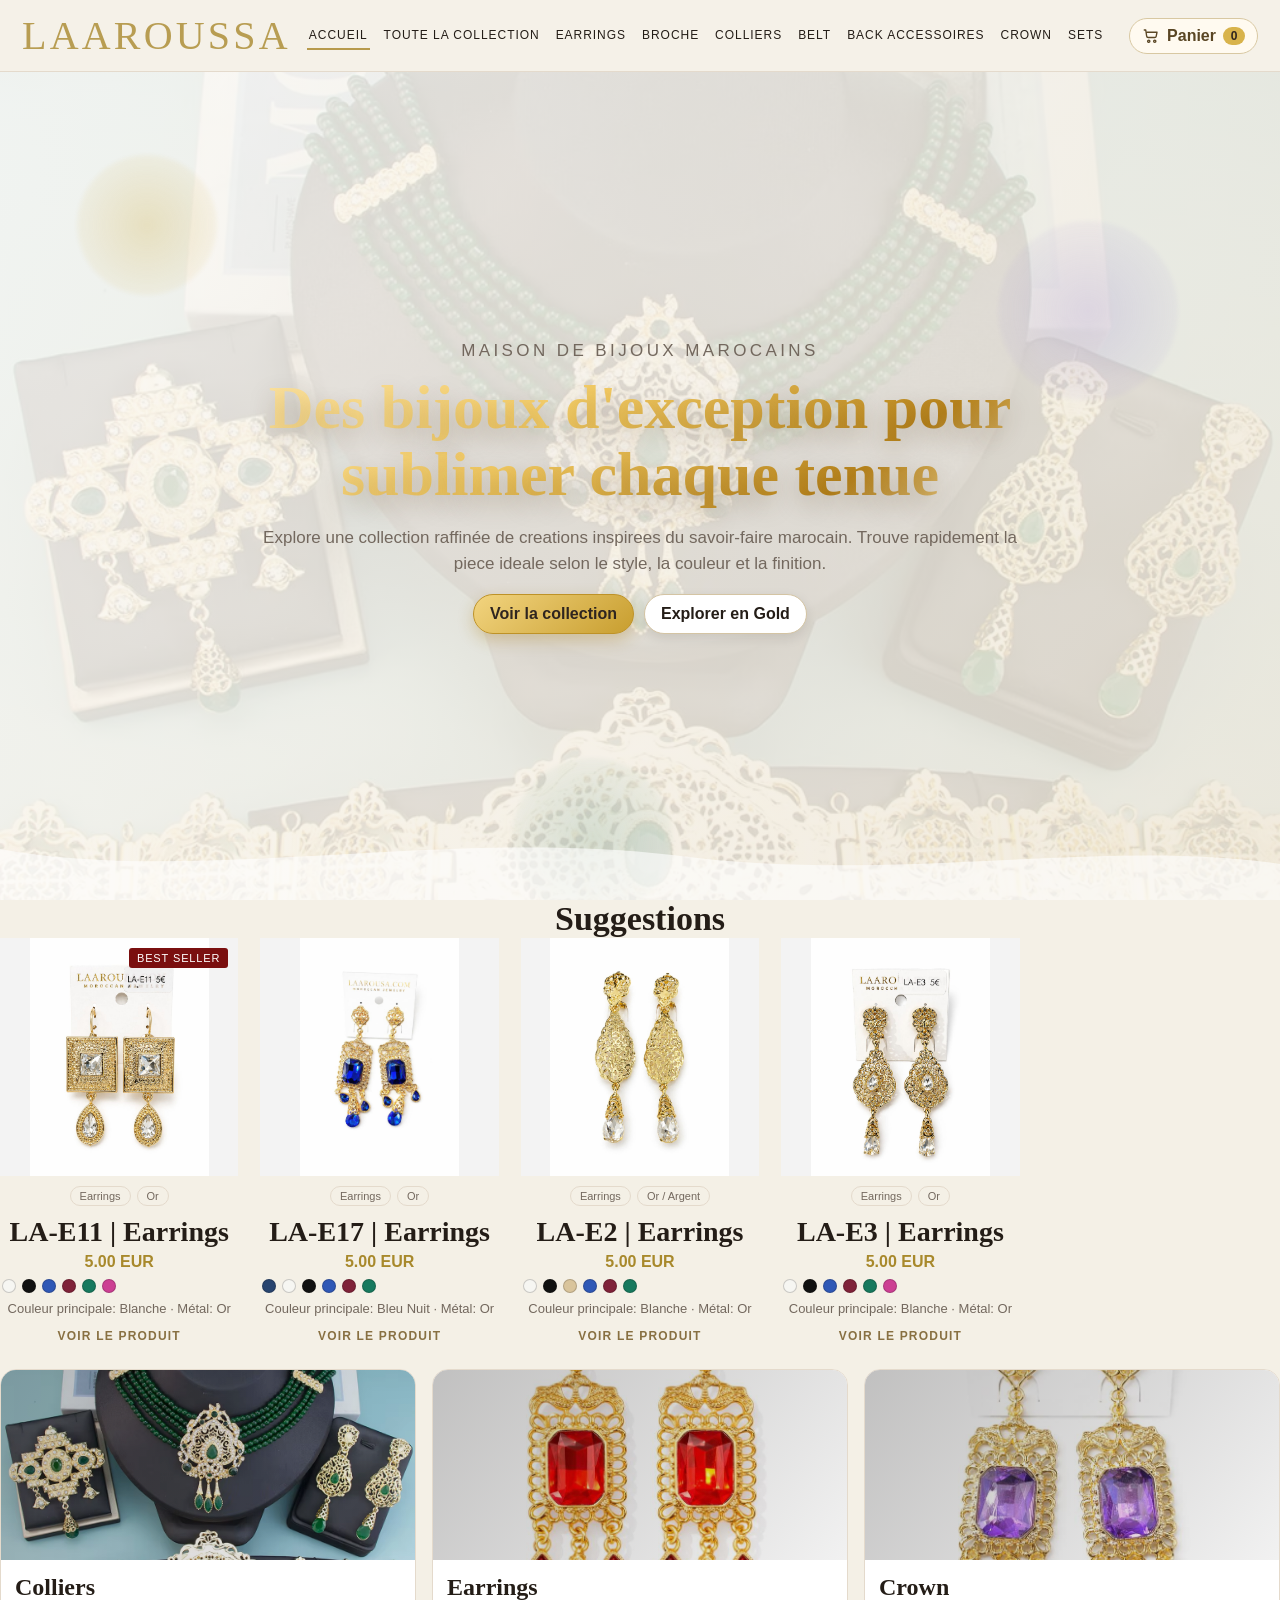
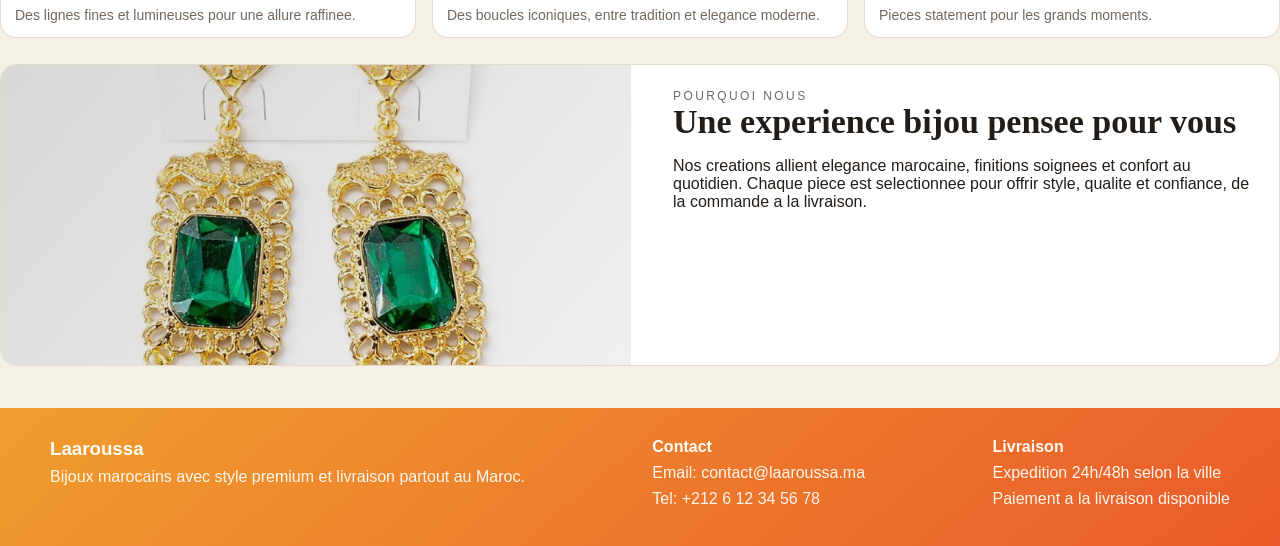
<file: index.html>
<!doctype html>
<html lang="fr">
  <head>
    <meta charset="UTF-8" />
    <meta name="viewport" content="width=device-width, initial-scale=1.0" />
    <title>Laaroussa | Accueil</title>
    <link rel="stylesheet" href="./styles.css" />
  </head>
  <body data-page="home">
    <header class="site-header">
      <a class="brand" href="./index.html">LAAROUSSA</a>
      <nav class="main-nav">
        <a href="./index.html" data-nav="home">Accueil</a>
        <a href="./collection.html" data-nav="collection">Toute la collection</a>
        <a href="./collection.html?type=Earrings" data-nav="type" data-type="Earrings">Earrings</a>
        <a href="./collection.html?type=Broche" data-nav="type" data-type="Broche">Broche</a>
        <a href="./collection.html?type=Colliers" data-nav="type" data-type="Colliers">Colliers</a>
        <a href="./collection.html?type=BELT" data-nav="type" data-type="BELT">Belt</a>
        <a href="./collection.html?type=Back accessoires" data-nav="type" data-type="Back accessoires">Back accessoires</a>
        <a href="./collection.html?type=Crown" data-nav="type" data-type="Crown">Crown</a>
        <a href="./collection.html?type=Set" data-nav="type" data-type="Set">Sets</a>
      </nav>
      <a href="./panier.html" class="cart-link" aria-label="Ouvrir le panier">
        <svg viewBox="0 0 24 24" aria-hidden="true">
          <path d="M3 4h2l1.2 8.2A2 2 0 0 0 8.2 14h8.7a2 2 0 0 0 2-1.6L20 7H7"></path>
          <circle cx="9" cy="19" r="1.5"></circle>
          <circle cx="17" cy="19" r="1.5"></circle>
        </svg>
        <span>Panier</span>
        <strong>0</strong>
      </a>
    </header>

    <main class="container">
      <section class="hero">
        <div class="hero-orbs" aria-hidden="true">
          <span></span><span></span><span></span>
        </div>
        <svg class="hero-wave" viewBox="0 0 800 120" preserveAspectRatio="none" aria-hidden="true">
          <path d="M0,35 C120,95 280,0 420,45 C560,95 690,15 800,60 L800,120 L0,120 Z"></path>
        </svg>
        <div class="hero-content">
          <p class="eyebrow">Maison de bijoux marocains</p>
          <h1>Des bijoux d'exception pour sublimer chaque tenue</h1>
          <p>
            Explore une collection raffinée de creations inspirees du savoir-faire marocain.
            Trouve rapidement la piece ideale selon le style, la couleur et la finition.
          </p>
          <div class="hero-actions">
            <a class="btn btn-primary" href="./collection.html">Voir la collection</a>
            <a class="btn" href="./collection.html?metal=Gold">Explorer en Gold</a>
          </div>
        </div>
      </section>

      <section>
        <div class="section-title-wrap centered-title-wrap">
          <h2 class="section-title">Suggestions</h2>
        </div>
        <div id="homeSuggestionsGrid" class="products-grid"></div>
      </section>

      <section class="editorial-grid">
        <a class="editorial-card" href="./collection.html?type=Colliers">
          <div class="editorial-media editorial-colliers"></div>
          <div class="editorial-caption">
            <h3>Colliers</h3>
            <p>Des lignes fines et lumineuses pour une allure raffinee.</p>
          </div>
        </a>
        <a class="editorial-card" href="./collection.html?type=Earrings">
          <div class="editorial-media editorial-earrings"></div>
          <div class="editorial-caption">
            <h3>Earrings</h3>
            <p>Des boucles iconiques, entre tradition et elegance moderne.</p>
          </div>
        </a>
        <a class="editorial-card" href="./collection.html?type=Crown">
          <div class="editorial-media editorial-crown"></div>
          <div class="editorial-caption">
            <h3>Crown</h3>
            <p>Pieces statement pour les grands moments.</p>
          </div>
        </a>
      </section>

      <section class="why-us">
        <div class="why-us-media"></div>
        <div class="why-us-content">
          <p class="eyebrow">Pourquoi nous</p>
          <h2 class="section-title">Une experience bijou pensee pour vous</h2>
          <p>
            Nos creations allient elegance marocaine, finitions soignees et confort au quotidien.
            Chaque piece est selectionnee pour offrir style, qualite et confiance, de la commande a
            la livraison.
          </p>
        </div>
      </section>
    </main>

    <footer class="site-footer">
      <div class="footer-inner">
        <div>
          <h3>Laaroussa</h3>
          <p>Bijoux marocains avec style premium et livraison partout au Maroc.</p>
        </div>
        <div>
          <h4>Contact</h4>
          <p>Email: contact@laaroussa.ma</p>
          <p>Tel: +212 6 12 34 56 78</p>
        </div>
        <div>
          <h4>Livraison</h4>
          <p>Expedition 24h/48h selon la ville</p>
          <p>Paiement a la livraison disponible</p>
        </div>
      </div>
    </footer>

    <script src="./script.js"></script>
  </body>
</html>
</file>
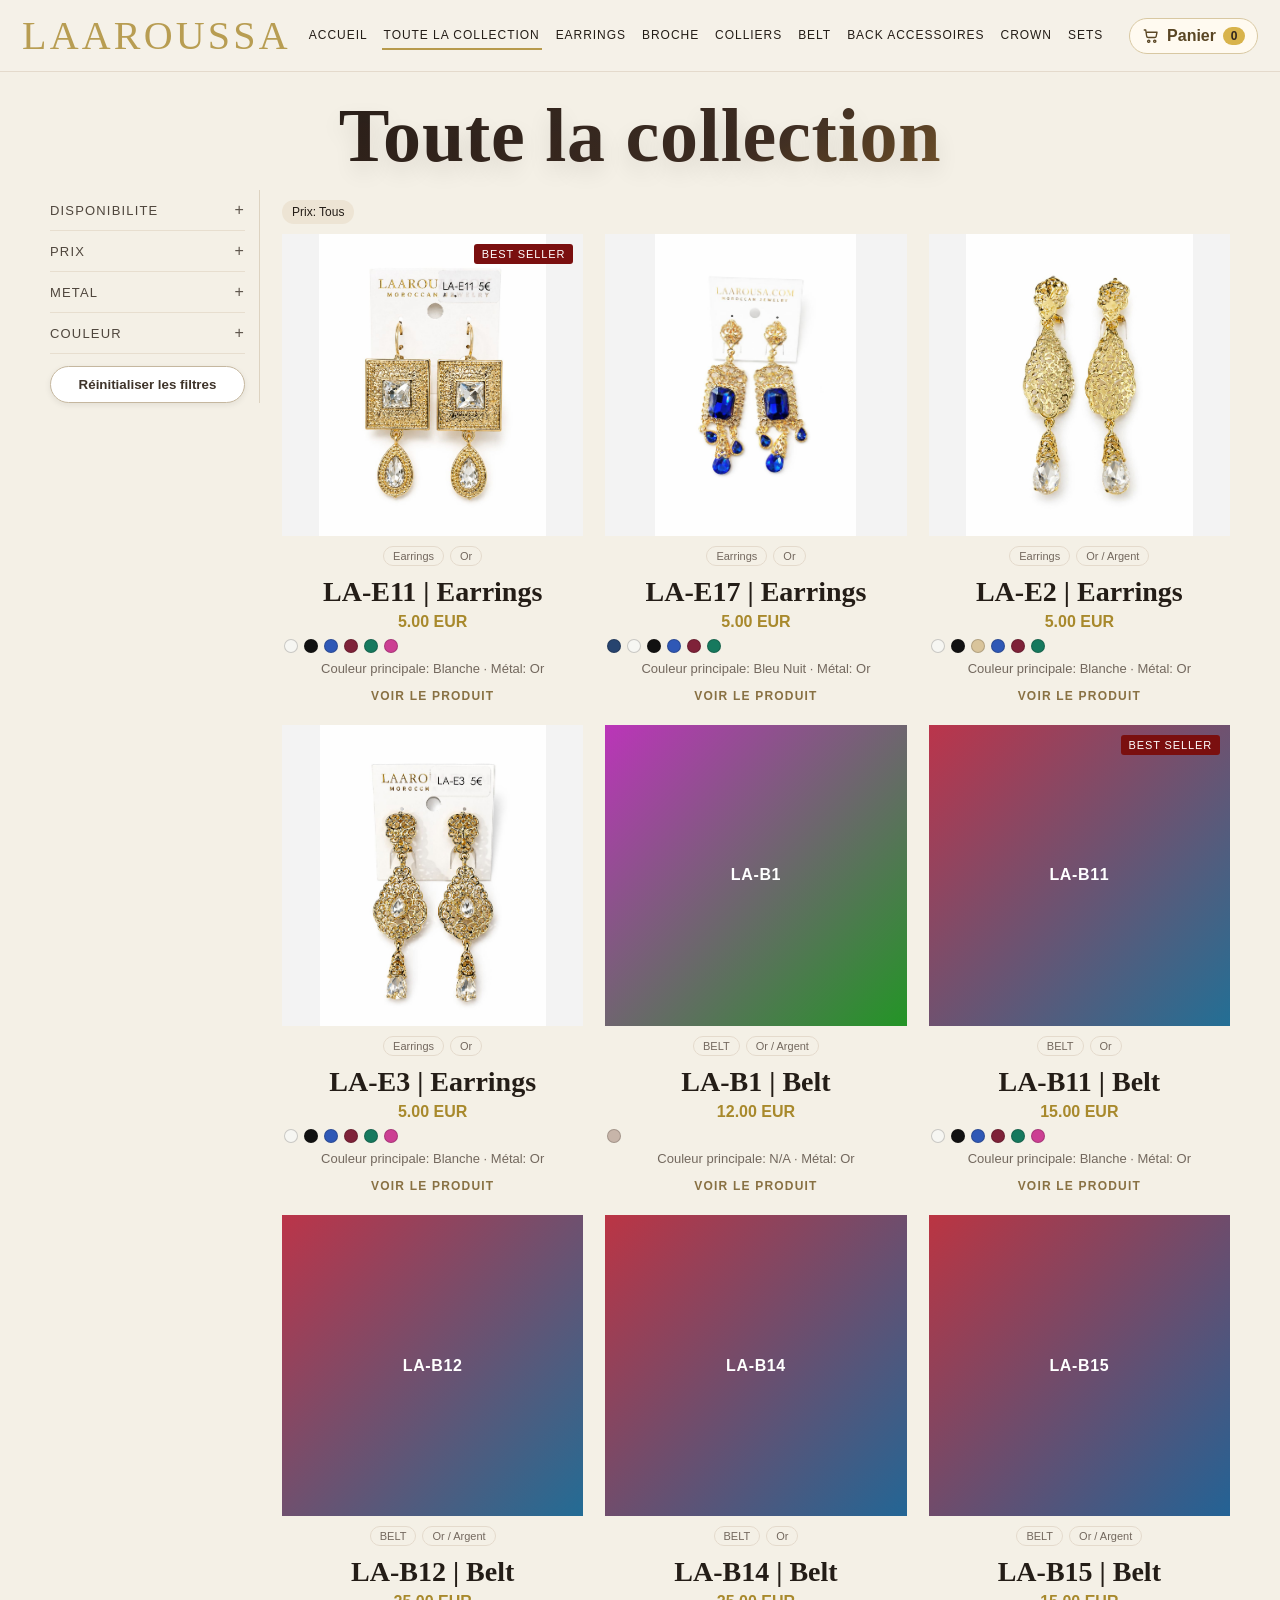
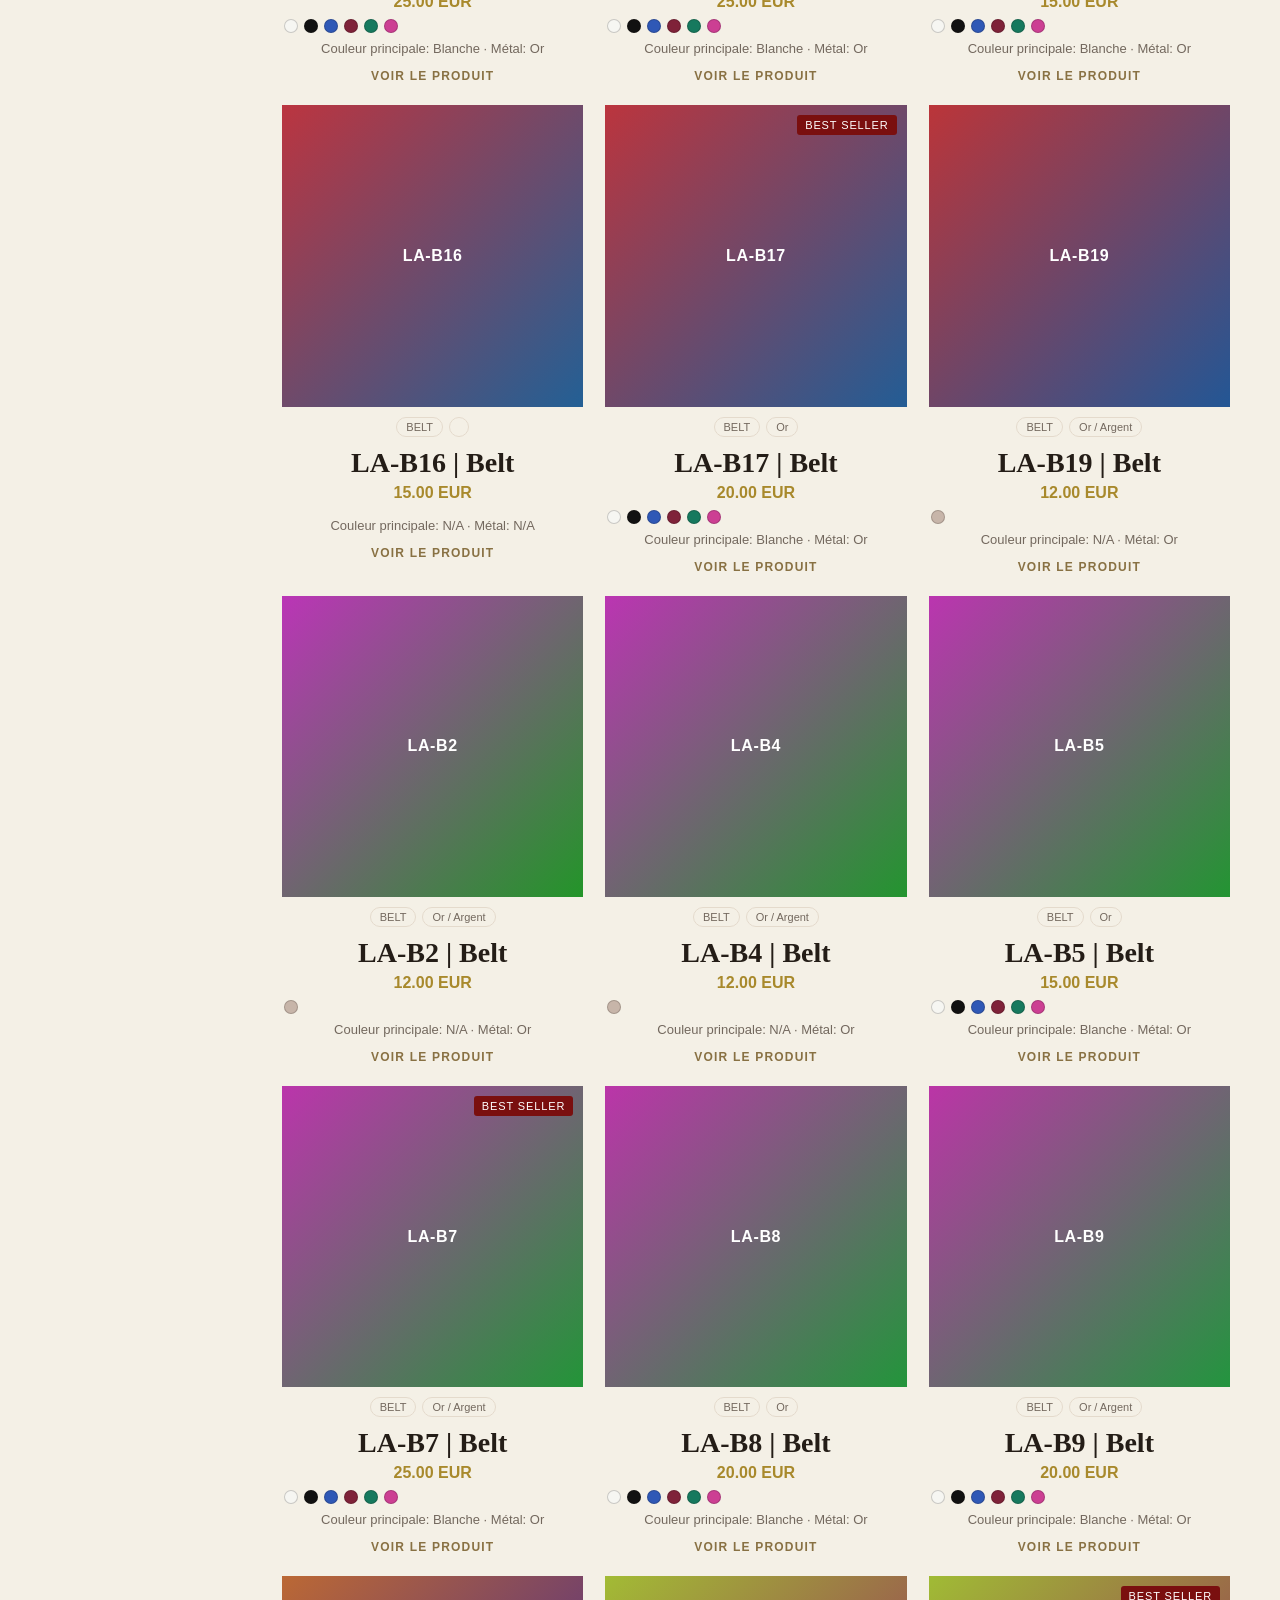
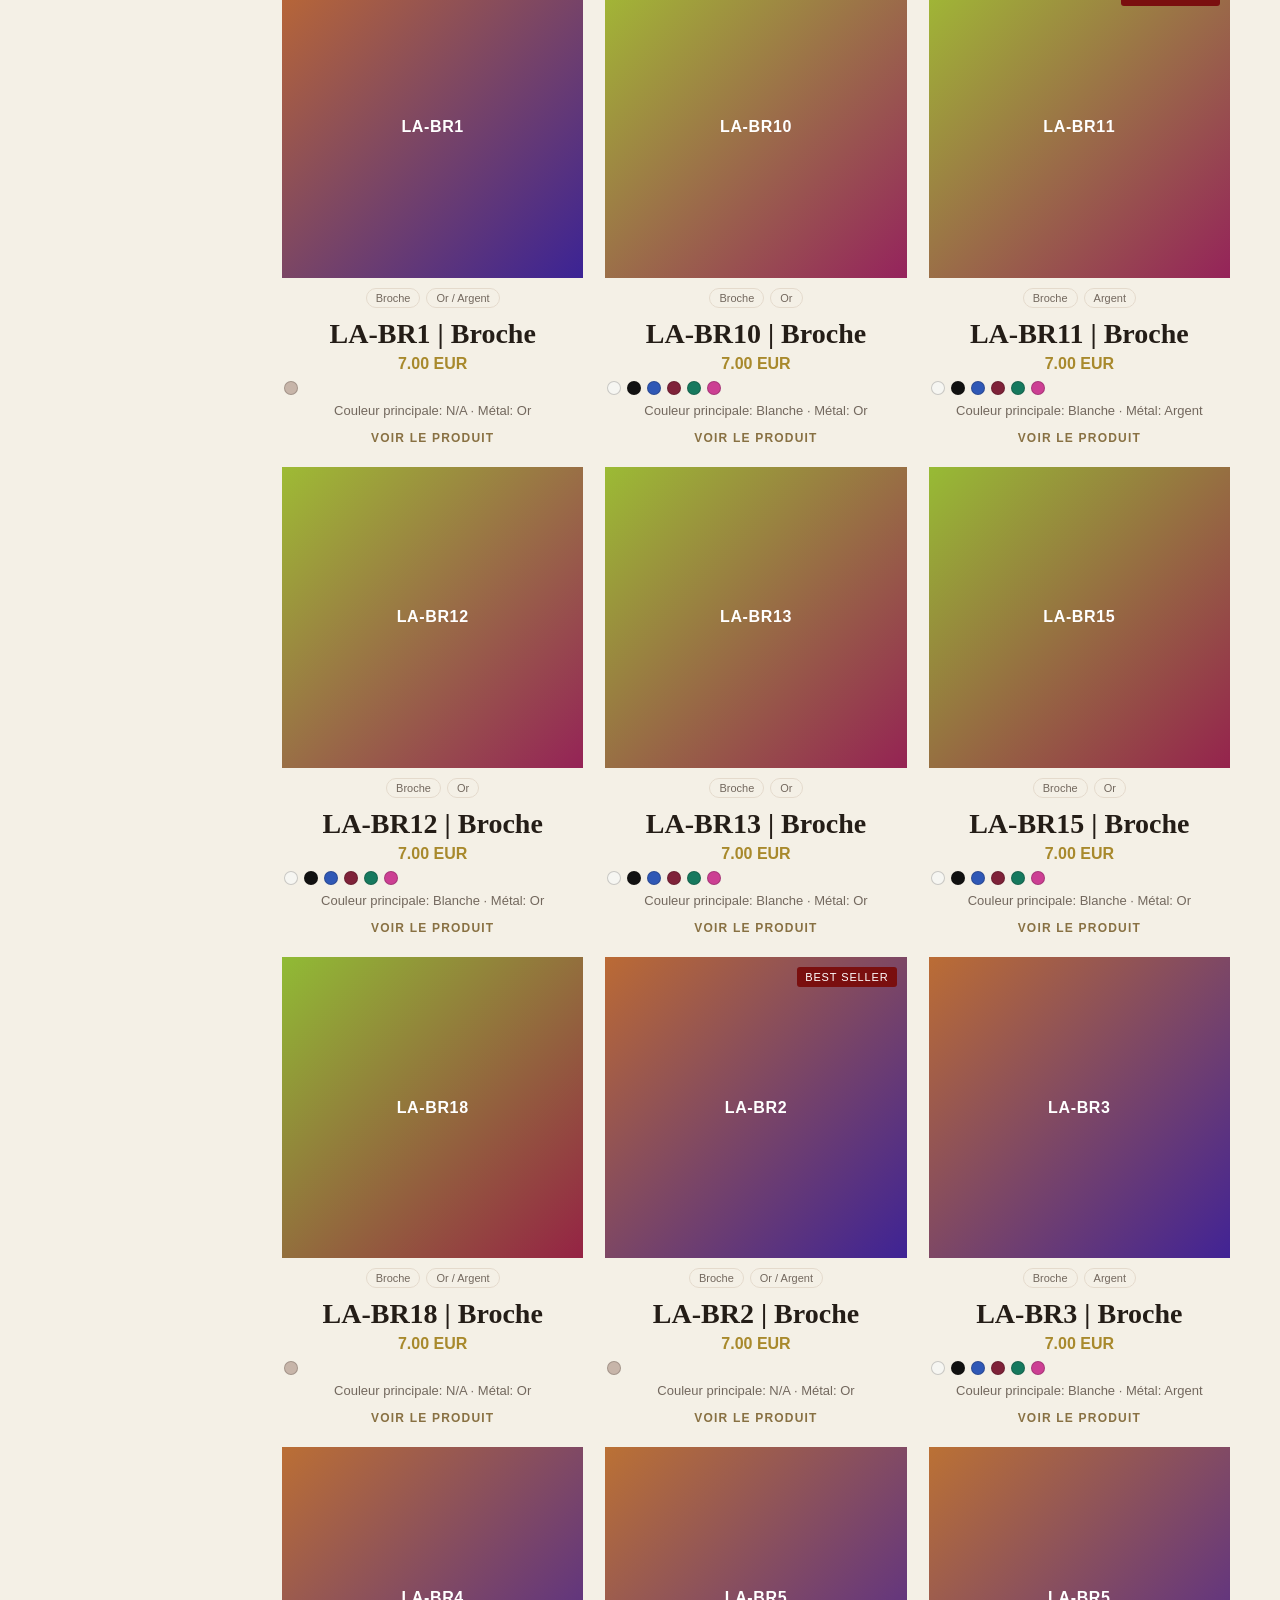
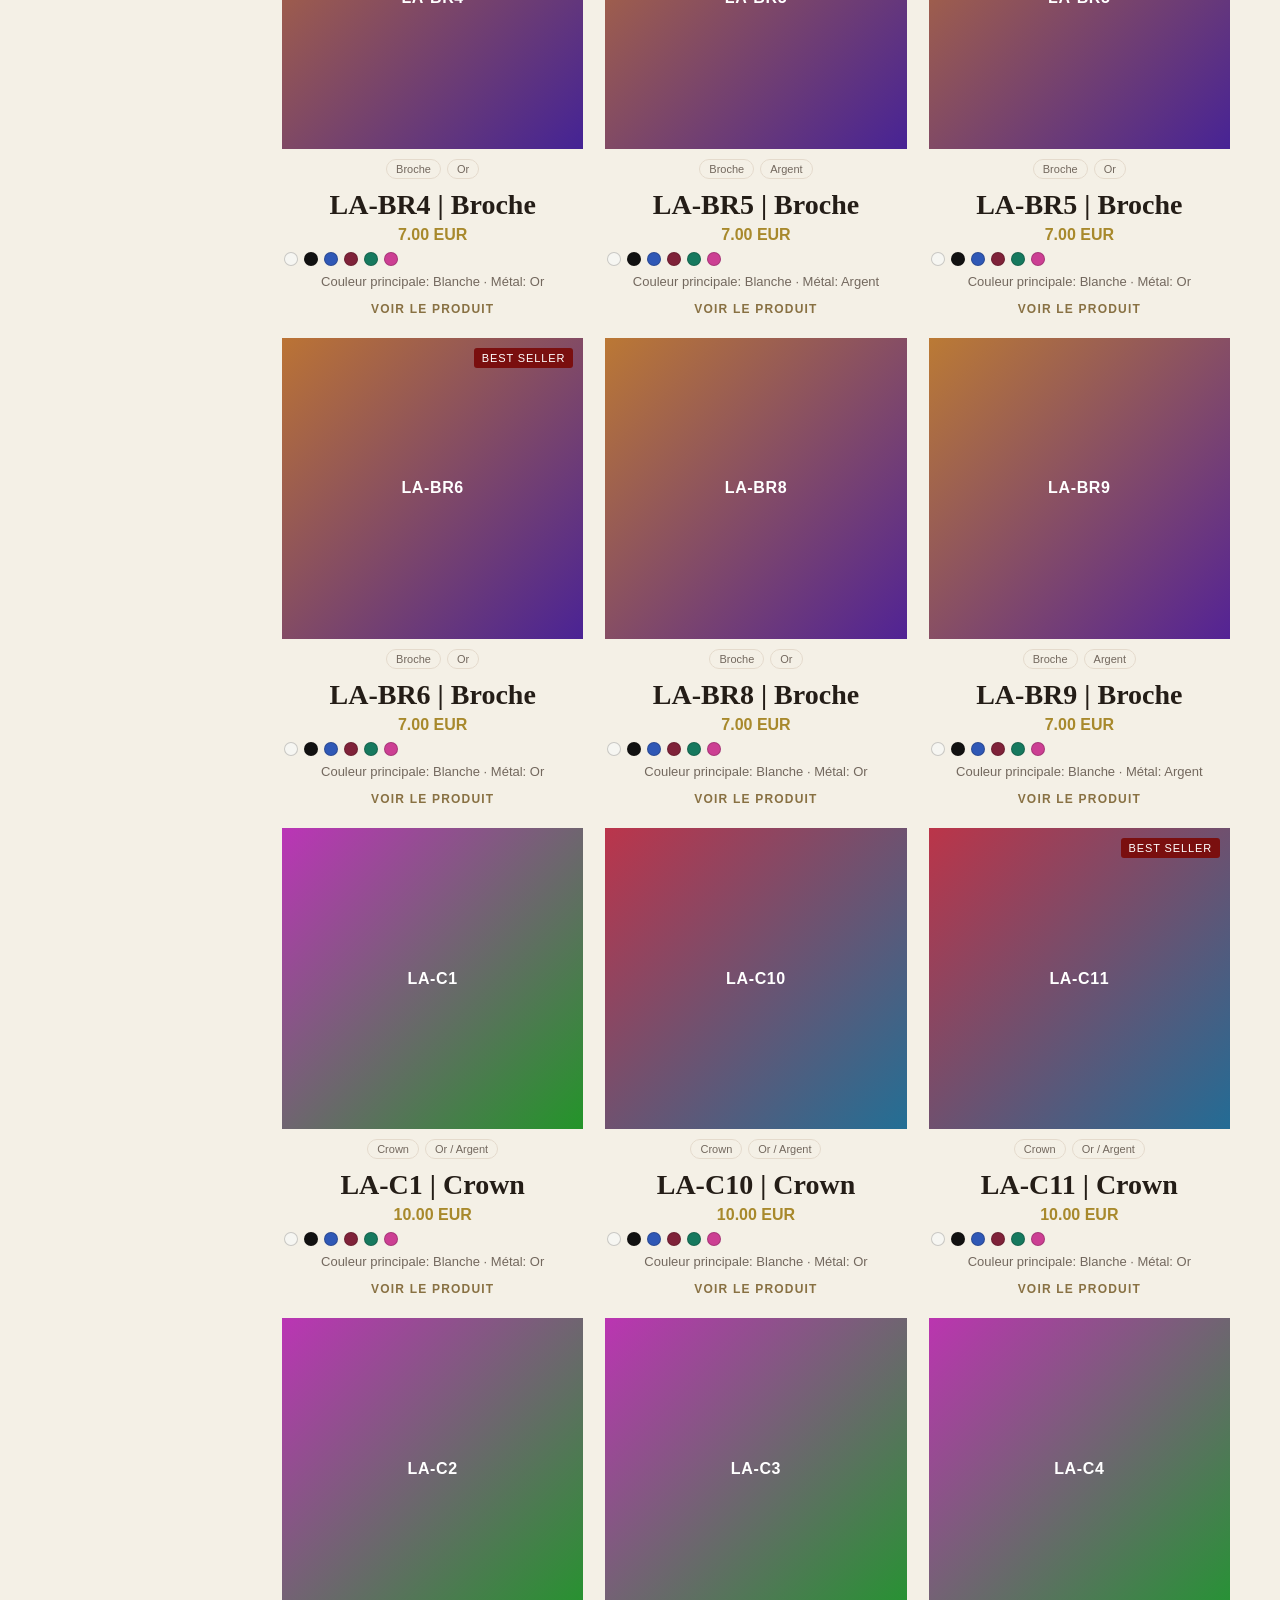
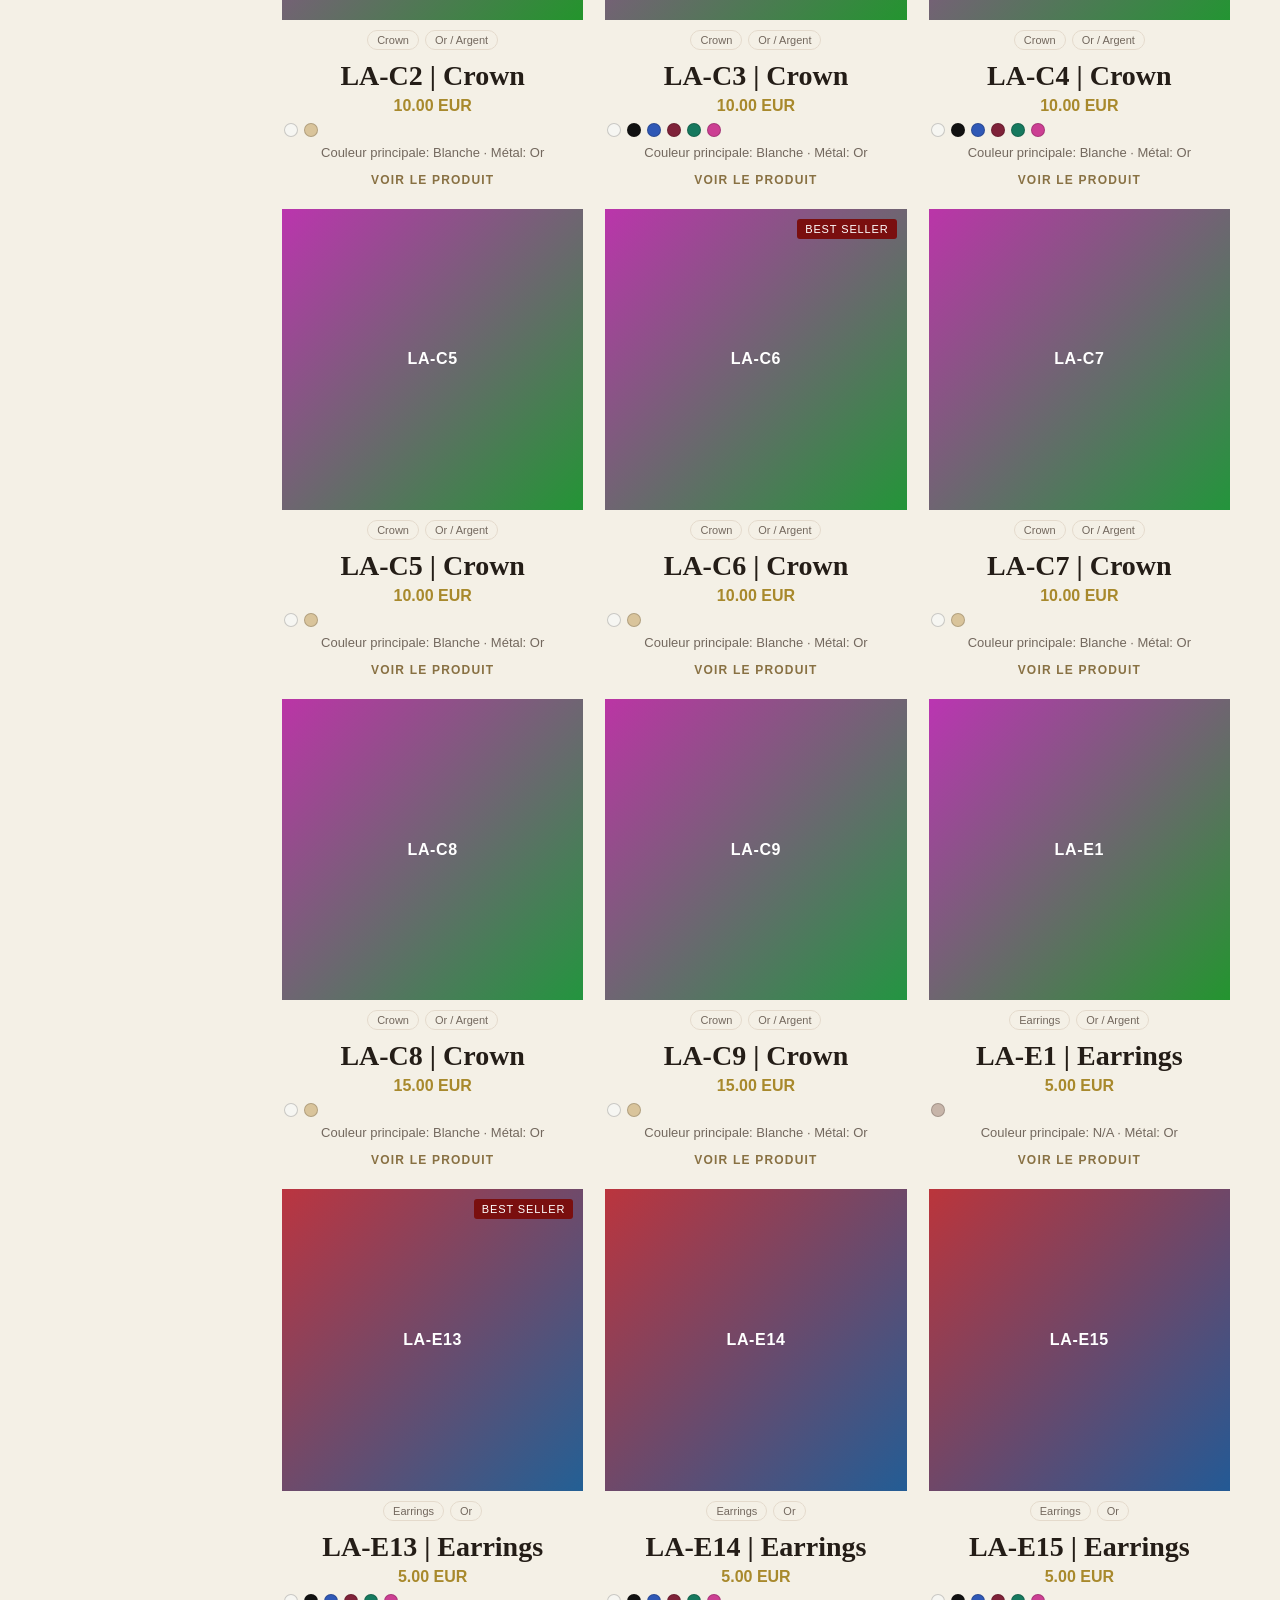
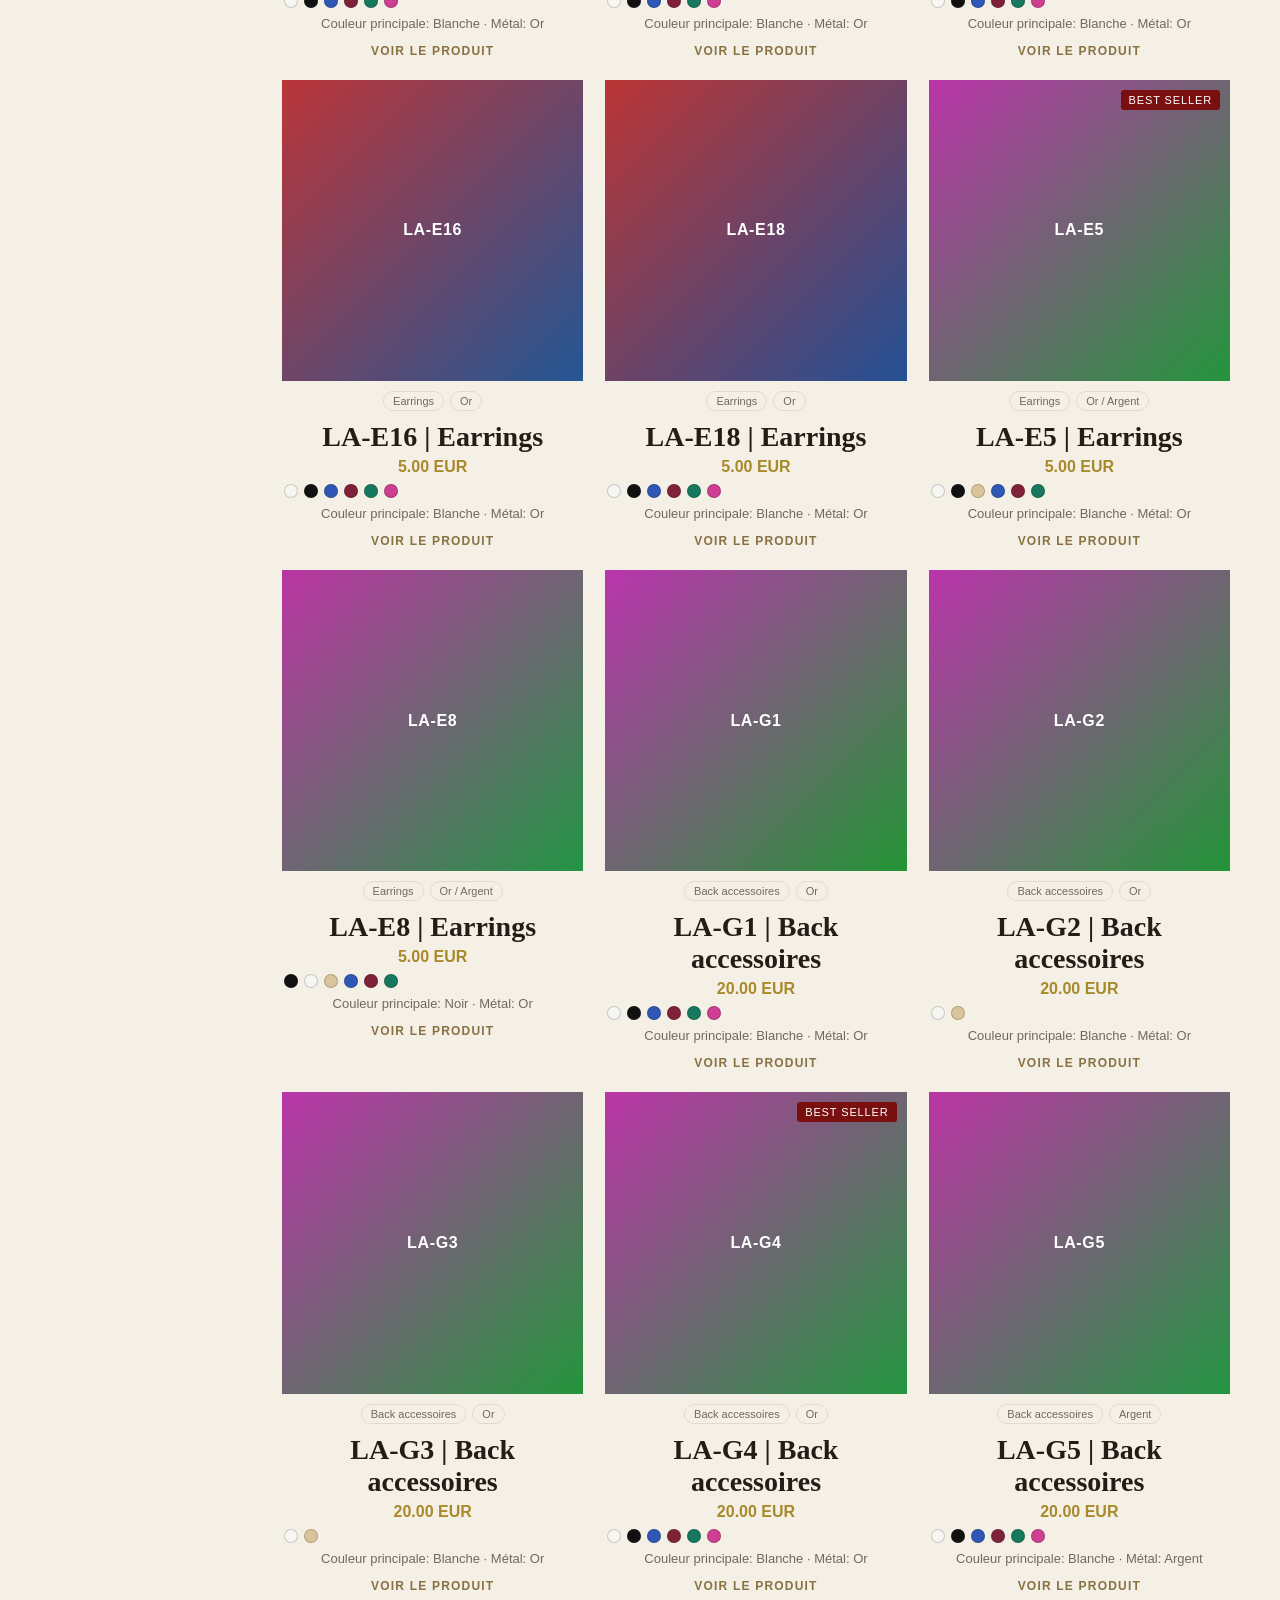
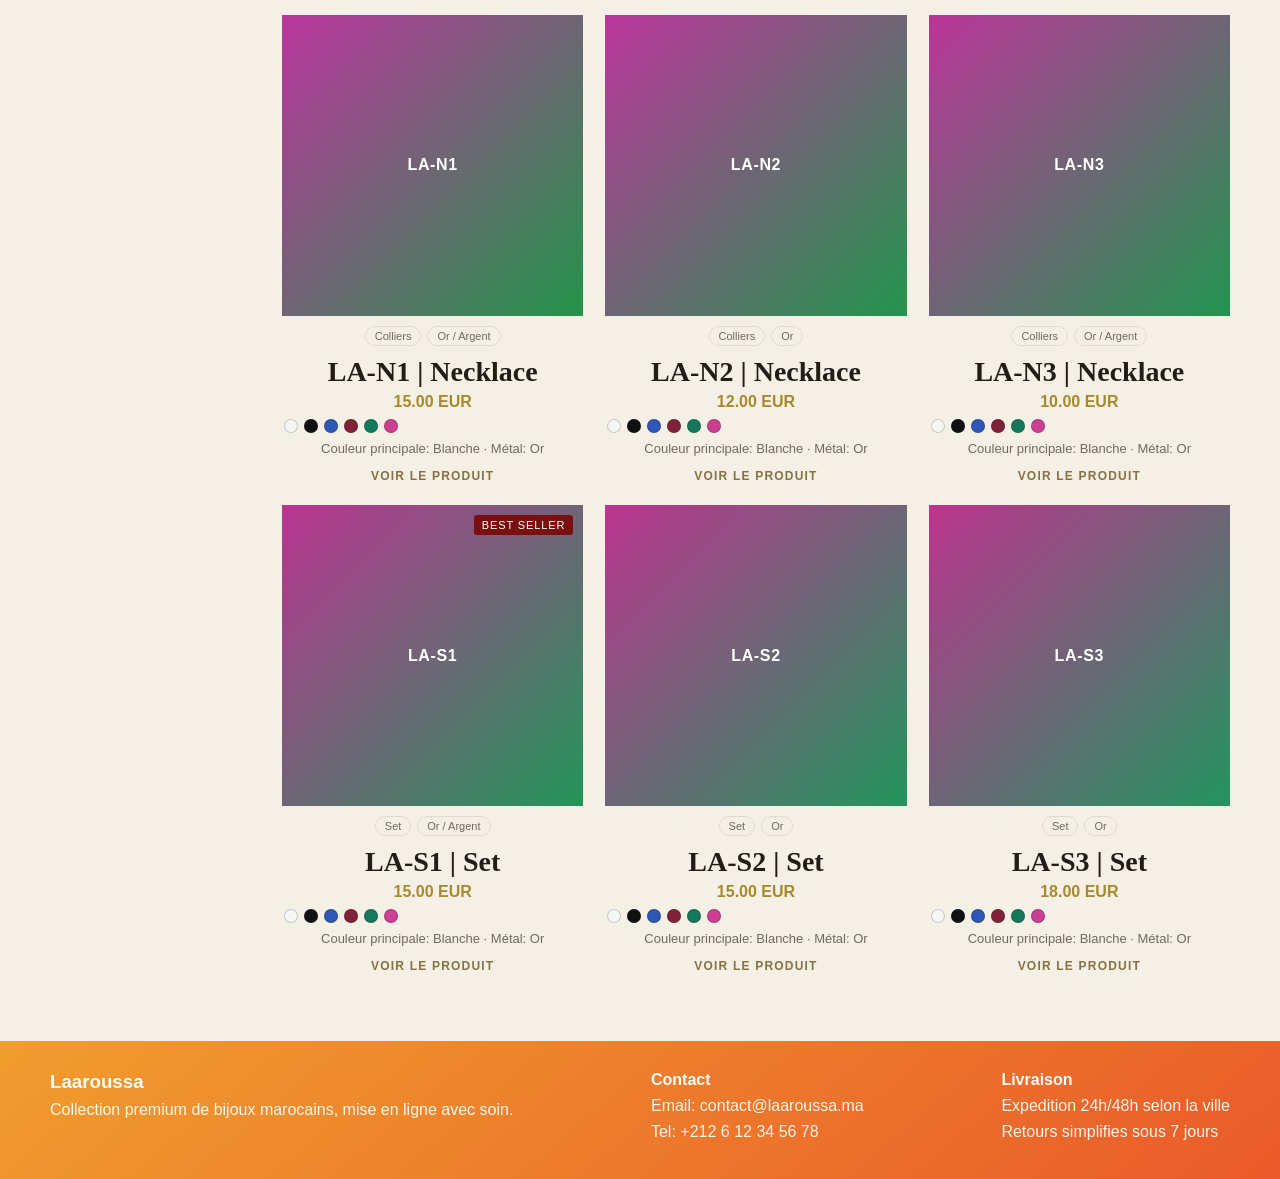
<file: collection.html>
<!doctype html>
<html lang="fr">
  <head>
    <meta charset="UTF-8" />
    <meta name="viewport" content="width=device-width, initial-scale=1.0" />
    <title>Laaroussa | Collection</title>
    <link rel="stylesheet" href="./styles.css" />
  </head>
  <body data-page="collection">
    <header class="site-header">
      <a class="brand" href="./index.html">LAAROUSSA</a>
      <nav class="main-nav">
        <a href="./index.html" data-nav="home">Accueil</a>
        <a href="./collection.html" data-nav="collection">Toute la collection</a>
        <a href="./collection.html?type=Earrings" data-nav="type" data-type="Earrings">Earrings</a>
        <a href="./collection.html?type=Broche" data-nav="type" data-type="Broche">Broche</a>
        <a href="./collection.html?type=Colliers" data-nav="type" data-type="Colliers">Colliers</a>
        <a href="./collection.html?type=BELT" data-nav="type" data-type="BELT">Belt</a>
        <a href="./collection.html?type=Back accessoires" data-nav="type" data-type="Back accessoires">Back accessoires</a>
        <a href="./collection.html?type=Crown" data-nav="type" data-type="Crown">Crown</a>
        <a href="./collection.html?type=Set" data-nav="type" data-type="Set">Sets</a>
      </nav>
      <a href="./panier.html" class="cart-link" aria-label="Ouvrir le panier">
        <svg viewBox="0 0 24 24" aria-hidden="true">
          <path d="M3 4h2l1.2 8.2A2 2 0 0 0 8.2 14h8.7a2 2 0 0 0 2-1.6L20 7H7"></path>
          <circle cx="9" cy="19" r="1.5"></circle>
          <circle cx="17" cy="19" r="1.5"></circle>
        </svg>
        <span>Panier</span>
        <strong>0</strong>
      </a>
    </header>

    <main class="container">
      <section class="page-head">
        <h1>Toute la collection</h1>
      </section>

      <section class="collection-layout">
        <aside class="advanced-filters">
          <details>
            <summary>Disponibilite</summary>
            <div class="filter-body">
              <label class="check-row">
                <input id="inStockOnly" type="checkbox" />
                <span>En stock uniquement</span>
              </label>
            </div>
          </details>

          <details>
            <summary>Prix</summary>
            <div class="filter-body">
              <div class="price-fields">
                <label>
                  <span>Min</span>
                  <input id="priceMinInput" type="number" min="0" step="1" />
                </label>
                <label>
                  <span>Max</span>
                  <input id="priceMaxInput" type="number" min="0" step="1" />
                </label>
              </div>
            </div>
          </details>

          <details>
            <summary>Metal</summary>
            <div class="filter-body">
              <select id="metalSelect"></select>
            </div>
          </details>

          <details>
            <summary>Couleur</summary>
            <div class="filter-body">
              <select id="colorSelect"></select>
            </div>
          </details>

          <button id="resetFiltersBtn" class="btn reset-filters-btn" type="button">Réinitialiser les filtres</button>
        </aside>

        <section>
          <div id="activeFilters" class="active-filters"></div>
          <div id="collectionGrid" class="products-grid"></div>
        </section>
      </section>
    </main>

    <footer class="site-footer">
      <div class="footer-inner">
        <div>
          <h3>Laaroussa</h3>
          <p>Collection premium de bijoux marocains, mise en ligne avec soin.</p>
        </div>
        <div>
          <h4>Contact</h4>
          <p>Email: contact@laaroussa.ma</p>
          <p>Tel: +212 6 12 34 56 78</p>
        </div>
        <div>
          <h4>Livraison</h4>
          <p>Expedition 24h/48h selon la ville</p>
          <p>Retours simplifies sous 7 jours</p>
        </div>
      </div>
    </footer>

    <script src="./script.js"></script>
  </body>
</html>
</file>
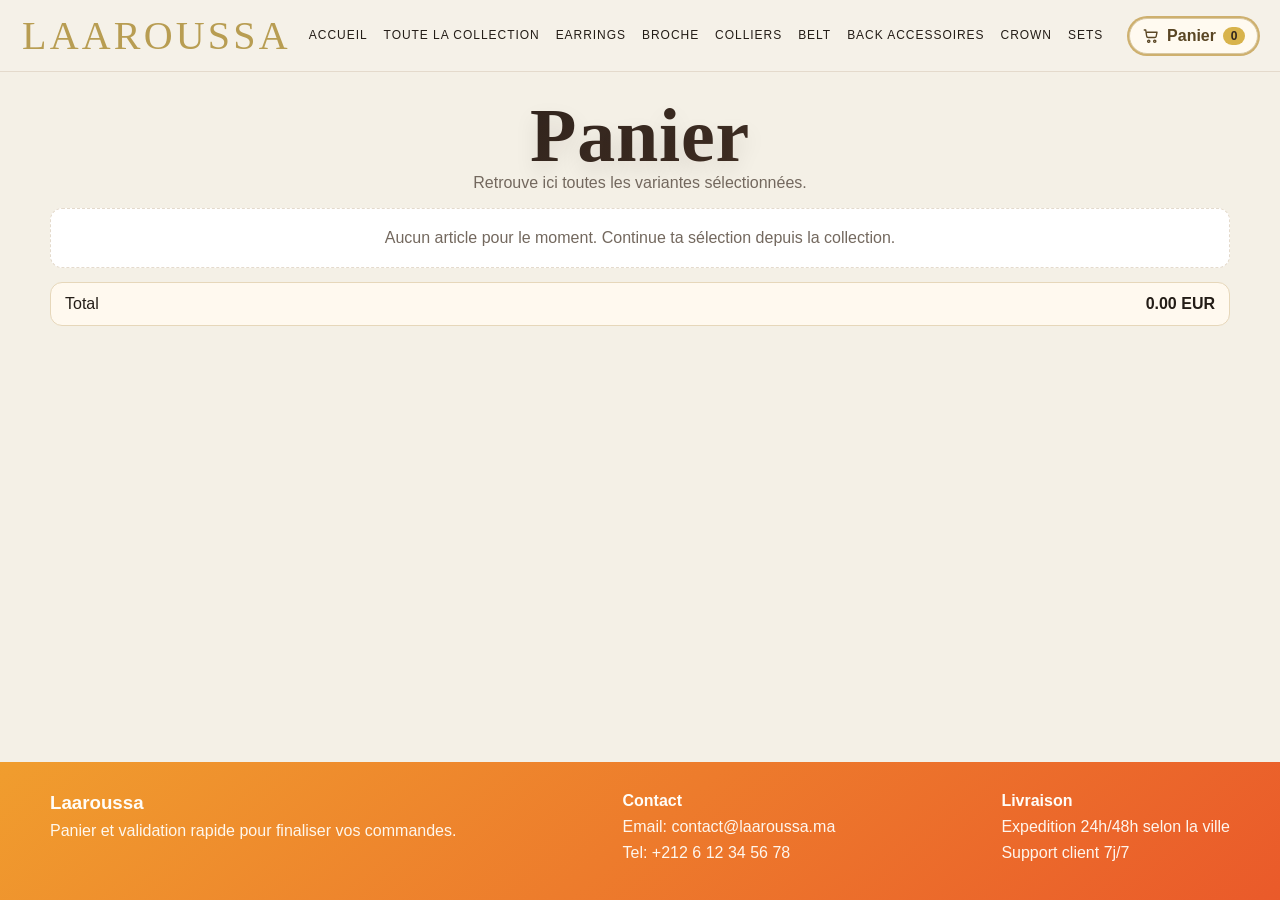
<file: panier.html>
<!doctype html>
<html lang="fr">
  <head>
    <meta charset="UTF-8" />
    <meta name="viewport" content="width=device-width, initial-scale=1.0" />
    <title>Laaroussa | Panier</title>
    <link rel="stylesheet" href="./styles.css" />
  </head>
  <body data-page="cart">
    <header class="site-header">
      <a class="brand" href="./index.html">LAAROUSSA</a>
      <nav class="main-nav">
        <a href="./index.html" data-nav="home">Accueil</a>
        <a href="./collection.html" data-nav="collection">Toute la collection</a>
        <a href="./collection.html?type=Earrings" data-nav="type" data-type="Earrings">Earrings</a>
        <a href="./collection.html?type=Broche" data-nav="type" data-type="Broche">Broche</a>
        <a href="./collection.html?type=Colliers" data-nav="type" data-type="Colliers">Colliers</a>
        <a href="./collection.html?type=BELT" data-nav="type" data-type="BELT">Belt</a>
        <a href="./collection.html?type=Back accessoires" data-nav="type" data-type="Back accessoires">Back accessoires</a>
        <a href="./collection.html?type=Crown" data-nav="type" data-type="Crown">Crown</a>
        <a href="./collection.html?type=Set" data-nav="type" data-type="Set">Sets</a>
      </nav>
      <a href="./panier.html" class="cart-link" aria-label="Ouvrir le panier">
        <svg viewBox="0 0 24 24" aria-hidden="true">
          <path d="M3 4h2l1.2 8.2A2 2 0 0 0 8.2 14h8.7a2 2 0 0 0 2-1.6L20 7H7"></path>
          <circle cx="9" cy="19" r="1.5"></circle>
          <circle cx="17" cy="19" r="1.5"></circle>
        </svg>
        <span>Panier</span>
        <strong>0</strong>
      </a>
    </header>

    <main class="container">
      <section class="page-head">
        <h1>Panier</h1>
        <p>Retrouve ici toutes les variantes sélectionnées.</p>
      </section>
      <section id="cartItems"></section>
      <section class="cart-total-bar">
        <span>Total</span>
        <strong id="cartTotal">0.00 EUR</strong>
      </section>
    </main>

    <footer class="site-footer">
      <div class="footer-inner">
        <div>
          <h3>Laaroussa</h3>
          <p>Panier et validation rapide pour finaliser vos commandes.</p>
        </div>
        <div>
          <h4>Contact</h4>
          <p>Email: contact@laaroussa.ma</p>
          <p>Tel: +212 6 12 34 56 78</p>
        </div>
        <div>
          <h4>Livraison</h4>
          <p>Expedition 24h/48h selon la ville</p>
          <p>Support client 7j/7</p>
        </div>
      </div>
    </footer>
    <script src="./script.js"></script>
  </body>
</html>
</file>
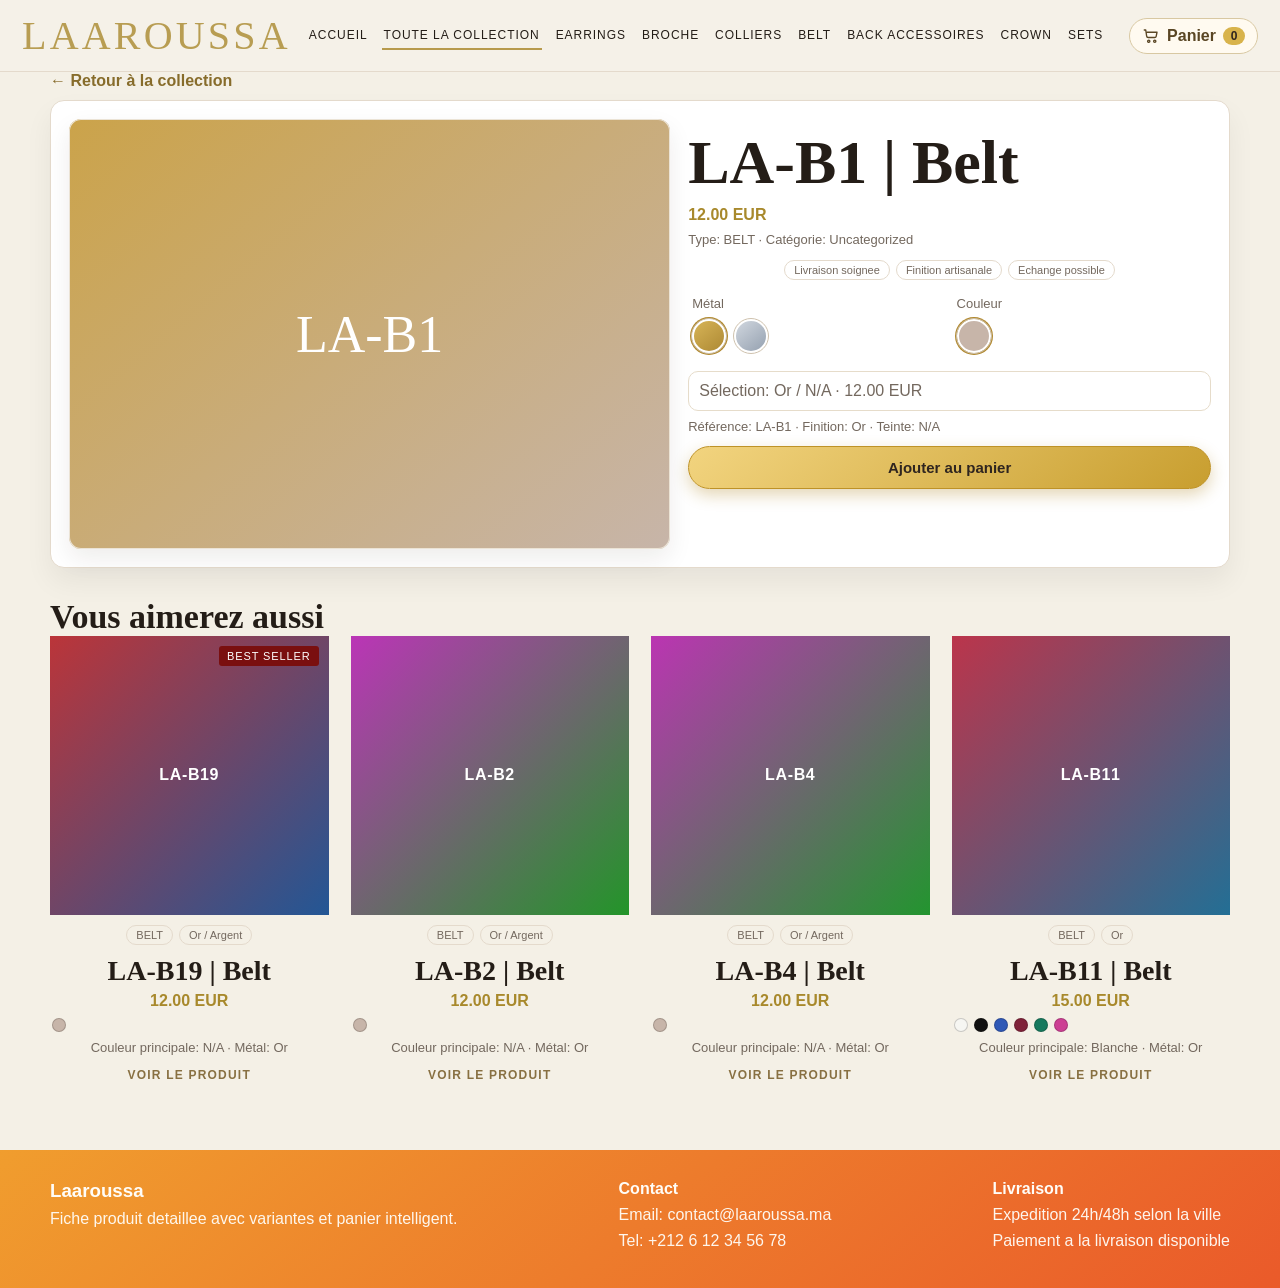
<file: product.html>
<!doctype html>
<html lang="fr">
  <head>
    <meta charset="UTF-8" />
    <meta name="viewport" content="width=device-width, initial-scale=1.0" />
    <title>Laaroussa | Produit</title>
    <link rel="stylesheet" href="./styles.css" />
  </head>
  <body data-page="product">
    <header class="site-header">
      <a class="brand" href="./index.html">LAAROUSSA</a>
      <nav class="main-nav">
        <a href="./index.html" data-nav="home">Accueil</a>
        <a href="./collection.html" data-nav="collection">Toute la collection</a>
        <a href="./collection.html?type=Earrings" data-nav="type" data-type="Earrings">Earrings</a>
        <a href="./collection.html?type=Broche" data-nav="type" data-type="Broche">Broche</a>
        <a href="./collection.html?type=Colliers" data-nav="type" data-type="Colliers">Colliers</a>
        <a href="./collection.html?type=BELT" data-nav="type" data-type="BELT">Belt</a>
        <a href="./collection.html?type=Back accessoires" data-nav="type" data-type="Back accessoires">Back accessoires</a>
        <a href="./collection.html?type=Crown" data-nav="type" data-type="Crown">Crown</a>
        <a href="./collection.html?type=Set" data-nav="type" data-type="Set">Sets</a>
      </nav>
      <a href="./panier.html" class="cart-link" aria-label="Ouvrir le panier">
        <svg viewBox="0 0 24 24" aria-hidden="true">
          <path d="M3 4h2l1.2 8.2A2 2 0 0 0 8.2 14h8.7a2 2 0 0 0 2-1.6L20 7H7"></path>
          <circle cx="9" cy="19" r="1.5"></circle>
          <circle cx="17" cy="19" r="1.5"></circle>
        </svg>
        <span>Panier</span>
        <strong>0</strong>
      </a>
    </header>

    <main class="container">
      <a id="backToCollection" href="./collection.html" class="text-link">← Retour à la collection</a>
      <section id="productDetails" class="product-layout"></section>
      <section class="suggestions-block">
        <div class="section-title-wrap">
          <h2 class="section-title">Vous aimerez aussi</h2>
        </div>
        <div id="suggestedGrid" class="products-grid"></div>
      </section>
    </main>

    <footer class="site-footer">
      <div class="footer-inner">
        <div>
          <h3>Laaroussa</h3>
          <p>Fiche produit detaillee avec variantes et panier intelligent.</p>
        </div>
        <div>
          <h4>Contact</h4>
          <p>Email: contact@laaroussa.ma</p>
          <p>Tel: +212 6 12 34 56 78</p>
        </div>
        <div>
          <h4>Livraison</h4>
          <p>Expedition 24h/48h selon la ville</p>
          <p>Paiement a la livraison disponible</p>
        </div>
      </div>
    </footer>

    <script src="./script.js"></script>
  </body>
</html>
</file>
<file: styles.css>
:root {
  --bg: #f4f0e6;
  --surface: #ffffff;
  --text: #241d17;
  --muted: #73685e;
  --line: #e4dacc;
  --primary: #d1ae45;
  --primary-text: #2f251f;
}

* {
  box-sizing: border-box;
}

body {
  margin: 0;
  background: var(--bg);
  color: var(--text);
  font-family: "Inter", "Segoe UI", Tahoma, sans-serif;
  min-height: 100vh;
  display: flex;
  flex-direction: column;
}

main {
  flex: 1;
}

a {
  color: inherit;
  text-decoration: none;
}

.container {
  width: min(1180px, calc(100% - 32px));
  margin: 0 auto;
}

.site-header {
  position: sticky;
  top: 0;
  z-index: 10;
  display: flex;
  gap: 16px;
  align-items: center;
  justify-content: space-between;
  padding: 12px 22px;
  border-bottom: 1px solid var(--line);
  background: rgba(245, 241, 232, 0.95);
  backdrop-filter: blur(3px);
}

.brand {
  font-size: 40px;
  font-family: Georgia, serif;
  letter-spacing: 0.08em;
  color: #b89d52;
}

.main-nav {
  display: flex;
  flex-wrap: wrap;
  gap: 12px;
  font-size: 12px;
  text-transform: uppercase;
  letter-spacing: 0.08em;
  flex: 1;
}

.main-nav a {
  padding: 6px 2px;
  border-bottom: 2px solid transparent;
}

.main-nav a:active,
.cart-link:active,
.btn:active,
.product-card:active {
  opacity: 0.9;
}

.main-nav a:hover,
.main-nav a.is-active {
  border-color: #b79a4c;
}

.cart-link {
  display: inline-flex;
  align-items: center;
  gap: 7px;
  padding: 8px 12px;
  border: 1px solid #d8c8a2;
  border-radius: 999px;
  background: #fffaf0;
  font-weight: 600;
  color: #5a4624;
}

.cart-link svg {
  width: 18px;
  height: 18px;
  fill: none;
  stroke: currentColor;
  stroke-width: 1.8;
  stroke-linecap: round;
  stroke-linejoin: round;
}

.cart-link strong {
  min-width: 22px;
  text-align: center;
  background: #d8b34b;
  color: #2f251f;
  border-radius: 999px;
  font-size: 12px;
  padding: 2px 6px;
}

.cart-link.is-active {
  box-shadow: 0 0 0 2px #ceb06e;
}

.hero {
  margin-top: 0;
  border-radius: 0;
  border: 0;
  background:
    linear-gradient(130deg, rgba(252, 250, 246, 0.88), rgba(239, 232, 218, 0.88)),
    url("./assets/images/bijou.avif") center/cover no-repeat;
  padding: 72px 44px;
  position: relative;
  overflow: hidden;
  min-height: calc(100vh - 72px);
  display: flex;
  align-items: center;
}

.hero-content {
  position: relative;
  z-index: 2;
  width: min(860px, 100%);
  margin: 0 auto;
  text-align: center;
}

.eyebrow {
  margin: 0;
  text-transform: uppercase;
  letter-spacing: 0.2em;
  font-size: 12px;
  color: var(--muted);
}

h1 {
  margin: 10px 0;
  font-family: Georgia, serif;
  font-size: clamp(34px, 5vw, 62px);
  line-height: 1.08;
}

.hero p {
  color: var(--muted);
  max-width: 760px;
  font-size: 17px;
  line-height: 1.55;
  margin-left: auto;
  margin-right: auto;
}

.hero-actions {
  display: flex;
  flex-wrap: wrap;
  gap: 10px;
  margin-top: 16px;
  justify-content: center;
}

.hero-orbs {
  position: absolute;
  inset: 0;
  pointer-events: none;
}

.hero-orbs span {
  position: absolute;
  border-radius: 50%;
  filter: blur(2px);
  opacity: 0.45;
  animation: floatOrb 9s ease-in-out infinite;
}

.hero-orbs span:nth-child(1) {
  width: 140px;
  height: 140px;
  left: 6%;
  top: 10%;
  background: radial-gradient(circle, rgba(209, 174, 69, 0.6), rgba(209, 174, 69, 0));
}

.hero-orbs span:nth-child(2) {
  width: 180px;
  height: 180px;
  right: 8%;
  top: 18%;
  background: radial-gradient(circle, rgba(151, 134, 208, 0.52), rgba(151, 134, 208, 0));
  animation-delay: -3s;
}

.hero-orbs span:nth-child(3) {
  width: 160px;
  height: 160px;
  left: 40%;
  bottom: -18px;
  background: radial-gradient(circle, rgba(90, 149, 129, 0.45), rgba(90, 149, 129, 0));
  animation-delay: -6s;
}

.hero-wave {
  position: absolute;
  left: 0;
  right: 0;
  bottom: 0;
  width: 100%;
  height: 72px;
  z-index: 1;
}

.hero-wave path {
  fill: rgba(255, 255, 255, 0.62);
  transform-origin: center;
  animation: waveShift 7s ease-in-out infinite;
}

.btn {
  border: 1px solid #d4c4a3;
  padding: 10px 16px;
  border-radius: 999px;
  font-weight: 600;
  background: #fff;
  cursor: pointer;
  transition: transform 0.2s ease, box-shadow 0.2s ease, background 0.2s ease;
  box-shadow: 0 4px 12px rgba(25, 18, 11, 0.1);
}

.btn-primary {
  background: linear-gradient(140deg, #f2d47f, #c89e2f);
  color: var(--primary-text);
  border-color: #be9227;
  box-shadow: 0 6px 16px rgba(171, 126, 25, 0.32);
}

.btn:hover {
  transform: translateY(-2px);
  box-shadow: 0 8px 18px rgba(25, 18, 11, 0.16);
}

.btn:active {
  transform: translateY(0);
}

.stats-grid {
  margin: 20px 0;
  display: grid;
  grid-template-columns: repeat(auto-fit, minmax(180px, 1fr));
  gap: 12px;
}

.stat {
  background: var(--surface);
  border: 1px solid var(--line);
  border-radius: 12px;
  padding: 14px;
}

.stat h3 {
  margin: 0;
  font-size: 24px;
  font-family: Georgia, serif;
}

.stat p {
  margin: 4px 0 0;
  color: var(--muted);
  font-size: 13px;
}

.section-title-wrap {
  display: flex;
  justify-content: space-between;
  align-items: center;
  gap: 8px;
}

.centered-title-wrap {
  justify-content: center;
  text-align: center;
}

.section-title {
  margin: 0;
  font-family: Georgia, serif;
  font-size: 34px;
}

.text-link {
  color: #876c2b;
  font-weight: 600;
}

.page-head {
  padding: 24px 0 16px;
  text-align: center;
}

.page-head h1 {
  margin: 0;
  font-family: "Playfair Display", Georgia, serif;
  font-size: clamp(44px, 7vw, 76px);
  font-weight: 800;
  line-height: 1.03;
  letter-spacing: 0.01em;
  background: linear-gradient(150deg, #1f1814 0%, #3f2e24 60%, #b38334 100%);
  -webkit-background-clip: text;
  background-clip: text;
  color: transparent;
  text-shadow: 0 10px 22px rgba(30, 20, 12, 0.1);
}

.page-head p {
  color: var(--muted);
  margin: 0;
}

.collection-layout {
  display: grid;
  grid-template-columns: 210px 1fr;
  gap: 22px;
  align-items: start;
}

.advanced-filters {
  position: sticky;
  top: 86px;
  border-right: 1px solid #ddd3c1;
  padding-right: 14px;
}

.advanced-filters details {
  border-bottom: 1px solid #e7decf;
  padding: 7px 0;
}

.advanced-filters summary {
  list-style: none;
  cursor: pointer;
  font-size: 13px;
  letter-spacing: 0.09em;
  text-transform: uppercase;
  color: #4f463d;
  display: flex;
  align-items: center;
  justify-content: space-between;
  padding: 5px 0;
}

.advanced-filters summary::after {
  content: "+";
  font-size: 16px;
  opacity: 0.9;
  line-height: 1;
}

.advanced-filters details[open] summary::after {
  content: "−";
}

.advanced-filters input,
.advanced-filters select {
  width: 100%;
  margin-top: 2px;
  border-radius: 10px;
  border-color: #cec1ab;
  background: #fbf8f1;
}

.filter-body {
  padding: 8px 0 10px;
}

.price-fields {
  display: grid;
  grid-template-columns: 1fr 1fr;
  gap: 8px;
}

.price-fields label span {
  display: block;
  font-size: 11px;
  color: #7b6d61;
  margin-top: 8px;
}

.check-row {
  margin-top: 2px;
  display: flex;
  gap: 8px;
  align-items: center;
  font-size: 13px;
  color: var(--muted);
}

.reset-filters-btn {
  margin-top: 12px;
  width: 100%;
  display: inline-flex;
  align-items: center;
  justify-content: center;
  font-weight: 700;
  border-radius: 999px;
  border: 1px solid #c5b79f;
  background: #fff;
  color: #3f342a;
  box-shadow: 0 2px 6px rgba(30, 22, 16, 0.08);
}

.filter-strip {
  background: var(--surface);
  border: 1px solid var(--line);
  border-radius: 12px;
  padding: 12px;
  display: grid;
  gap: 8px;
  grid-template-columns: repeat(auto-fit, minmax(160px, 1fr));
  align-items: end;
}

.filter-strip label {
  display: flex;
  flex-direction: column;
  gap: 6px;
  font-size: 13px;
  color: var(--muted);
}

input,
select {
  padding: 9px;
  border: 1px solid var(--line);
  border-radius: 8px;
  font: inherit;
}

.active-filters {
  margin: 10px 0;
  display: flex;
  flex-wrap: wrap;
  gap: 8px;
}

.active-filters span {
  background: #ede4d4;
  border-radius: 999px;
  padding: 5px 10px;
  font-size: 12px;
}

.products-grid {
  display: grid;
  gap: 22px;
  grid-template-columns: repeat(auto-fill, minmax(230px, 1fr));
  margin-bottom: 26px;
}

.product-card {
  display: block;
  background: transparent;
  border: 0;
  border-radius: 0;
  overflow: hidden;
  transition: transform 0.18s ease, box-shadow 0.18s ease;
  position: relative;
}

.product-card:hover {
  transform: translateY(-4px);
  box-shadow: none;
}

.product-visual {
  min-height: unset;
  aspect-ratio: 1 / 1;
  display: grid;
  place-items: center;
  color: #fff;
  text-align: center;
  font-weight: 800;
  letter-spacing: 0.04em;
  padding: 10px;
  transition: transform 0.22s ease, filter 0.22s ease;
  background-size: cover;
  background-position: center;
  background-repeat: no-repeat;
  background-color: #ffffff;
  border-radius: 0;
}

.product-visual-wrap {
  position: relative;
  background: #f2efea;
}

.product-badge {
  position: absolute;
  top: 10px;
  right: 10px;
  z-index: 2;
  background: #7a0f0f;
  color: #fff;
  font-size: 11px;
  letter-spacing: 0.08em;
  text-transform: uppercase;
  padding: 4px 8px;
  border-radius: 3px;
}

.product-visual.has-photo {
  background-size: contain;
  background-color: #ffffff;
}

.product-visual.can-toggle-look {
  cursor: pointer;
}

.product-card:hover .product-visual {
  transform: scale(1.03);
  filter: saturate(1.08);
}

.product-body {
  padding: 10px 2px 0;
  text-align: center;
}

.chips {
  display: flex;
  gap: 6px;
  flex-wrap: wrap;
  justify-content: center;
}

.chip {
  border: 1px solid var(--line);
  border-radius: 999px;
  padding: 3px 9px;
  font-size: 11px;
  color: var(--muted);
}

.product-title {
  margin: 10px 0 5px;
  font-family: Georgia, serif;
  font-size: 28px;
}

.price {
  margin: 0 0 4px;
  color: #a8892c;
  font-weight: 700;
}

.meta {
  color: var(--muted);
  font-size: 13px;
  margin-top: 8px;
}

.mini-swatches {
  display: flex;
  align-items: center;
  gap: 6px;
  margin-top: 8px;
}

.mini-swatch {
  width: 14px;
  height: 14px;
  border-radius: 50%;
  border: 1px solid rgba(20, 16, 10, 0.2);
  display: inline-block;
}

.product-cta {
  margin: 10px 0 0;
  font-size: 12px;
  text-transform: uppercase;
  letter-spacing: 0.1em;
  color: #7d6331;
  font-weight: 700;
  opacity: 0.9;
  transition: transform 0.18s ease;
}

.product-card:hover .product-cta {
  transform: translateX(4px);
}

.actions {
  margin-top: 10px;
  display: grid;
  grid-template-columns: 1fr 1fr;
  gap: 8px;
}

.product-layout {
  margin-top: 10px;
  background: var(--surface);
  border: 1px solid var(--line);
  border-radius: 14px;
  padding: 18px;
  display: grid;
  gap: 18px;
  grid-template-columns: 1.15fr 1fr;
  box-shadow: 0 14px 28px rgba(20, 15, 11, 0.06);
}

.suggestions-block {
  margin-top: 30px;
}

.product-preview {
  min-height: 430px;
  border-radius: 12px;
  display: grid;
  place-items: center;
  font-size: clamp(30px, 6vw, 52px);
  color: #fff;
  font-family: Georgia, serif;
  text-align: center;
  padding: 10px;
  background-color: #f7f7f7;
  box-shadow: inset 0 0 0 1px #ebe3d5, 0 10px 24px rgba(40, 28, 16, 0.08);
}

.product-preview.can-toggle-look {
  cursor: pointer;
}

.selection-box {
  border: 1px solid #e6dcca;
  border-radius: 10px;
  padding: 10px;
  margin-top: 10px;
  color: var(--muted);
}

.variant-pickers {
  margin-top: 8px;
  border-radius: 12px;
  padding: 8px 4px;
  display: grid;
  gap: 14px;
  grid-template-columns: repeat(2, minmax(0, 1fr));
}

.picker-group span {
  display: block;
  color: var(--muted);
  margin-bottom: 8px;
  font-size: 13px;
}

.swatches {
  display: flex;
  flex-wrap: wrap;
  gap: 8px;
}

.swatch {
  width: 34px;
  height: 34px;
  border-radius: 50%;
  border: 2px solid #fff;
  outline: 1px solid #cfc2ae;
  cursor: pointer;
  transition: transform 0.16s ease, box-shadow 0.16s ease;
}

.swatch:hover {
  transform: translateY(-1px);
}

.swatch.is-active {
  box-shadow: 0 0 0 2px #b0882d;
}

.variant-extra {
  margin-top: 8px;
  color: var(--muted);
  font-size: 13px;
}

.add-to-cart-btn {
  margin-top: 12px;
  width: 100%;
  font-size: 15px;
  padding: 12px 16px;
}

.metal-swatch.swatch-gold {
  background: linear-gradient(140deg, #d7b457, #ad8934);
}

.metal-swatch.swatch-silver {
  background: linear-gradient(140deg, #d1d7df, #95a1b0);
}

.site-footer {
  margin: 42px 0 0;
  width: 100%;
}

.footer-inner {
  background: linear-gradient(140deg, #f09d2e, #ea5a2a);
  color: #fffdf8;
  padding: 30px max(22px, calc((100vw - 1180px) / 2));
  display: flex;
  gap: 40px;
  justify-content: space-between;
  align-items: flex-start;
}

.editorial-grid {
  margin-top: 22px;
  display: grid;
  grid-template-columns: repeat(3, minmax(0, 1fr));
  gap: 16px;
}

.why-us {
  margin-top: 26px;
  display: grid;
  grid-template-columns: 1fr 1fr;
  gap: 18px;
  background: var(--surface);
  border: 1px solid var(--line);
  border-radius: 16px;
  overflow: hidden;
}

.why-us-media {
  min-height: 300px;
  background:
    linear-gradient(130deg, rgba(20, 15, 11, 0.16), rgba(20, 15, 11, 0.06)),
    url("./assets/images/BOUCLES/LA-E17/gold/emeraude.jpeg") center/cover no-repeat;
}

.why-us-content {
  padding: 24px;
}

.editorial-card {
  background: var(--surface);
  border: 1px solid var(--line);
  border-radius: 16px;
  overflow: hidden;
  transition: transform 0.2s ease, box-shadow 0.2s ease;
}

.editorial-card:hover {
  transform: translateY(-3px);
  box-shadow: 0 12px 24px rgba(30, 22, 14, 0.12);
}

.editorial-media {
  height: 190px;
  background-size: cover;
  background-position: center;
}

.editorial-colliers {
  background-image:
    linear-gradient(130deg, rgba(10, 8, 7, 0.25), rgba(10, 8, 7, 0.05)),
    url("./assets/images/bijou.avif");
}

.editorial-earrings {
  background-image:
    linear-gradient(130deg, rgba(10, 8, 7, 0.25), rgba(10, 8, 7, 0.05)),
    url("./assets/images/BOUCLES/LA-E17/gold/rouge.jpeg");
}

.editorial-crown {
  background-image:
    linear-gradient(130deg, rgba(10, 8, 7, 0.25), rgba(10, 8, 7, 0.05)),
    url("./assets/images/BOUCLES/LA-E17/gold/violet.jpeg");
}

.editorial-caption {
  padding: 14px;
}

.editorial-caption h3 {
  margin: 0 0 6px;
  font-family: Georgia, serif;
  font-size: 24px;
}

.editorial-caption p {
  margin: 0;
  color: var(--muted);
  font-size: 14px;
}

.footer-inner h3,
.footer-inner h4,
.footer-inner p {
  margin: 0 0 8px;
}

.footer-inner h4 {
  font-size: 16px;
}

.footer-inner p {
  opacity: 0.95;
}

.empty-state {
  background: var(--surface);
  border: 1px dashed var(--line);
  border-radius: 12px;
  padding: 20px;
  text-align: center;
  color: var(--muted);
}

#cartItems {
  display: grid;
  gap: 12px;
}

.cart-row {
  background: var(--surface);
  border: 1px solid var(--line);
  border-radius: 12px;
  padding: 10px;
  display: grid;
  gap: 12px;
  grid-template-columns: 120px 1fr auto;
  align-items: center;
}

.cart-thumb {
  height: 92px;
  border-radius: 10px;
  display: grid;
  place-items: center;
  color: #fff;
  font-weight: 700;
}

.cart-main h3 {
  margin: 0 0 4px;
}

.cart-main p {
  margin: 0;
  color: var(--muted);
}

.cart-side {
  text-align: right;
}

.cart-side span {
  display: block;
  margin-top: 5px;
  color: var(--muted);
  font-size: 13px;
}

.cart-total-bar {
  margin-top: 14px;
  display: flex;
  justify-content: space-between;
  align-items: center;
  background: #fff9ef;
  border: 1px solid #e6d7ba;
  border-radius: 12px;
  padding: 12px 14px;
}

@keyframes floatOrb {
  0%,
  100% {
    transform: translateY(0px) translateX(0px);
  }
  50% {
    transform: translateY(-14px) translateX(8px);
  }
}

@keyframes waveShift {
  0% {
    transform: translateX(0) scaleY(1);
  }
  50% {
    transform: translateX(-10px) scaleY(1.04);
  }
  100% {
    transform: translateX(0) scaleY(1);
  }
}

@media (max-width: 960px) {
  .site-header {
    align-items: stretch;
    flex-direction: column;
    gap: 10px;
    padding: 10px 12px;
  }

  .main-nav {
    width: 100%;
    flex-wrap: nowrap;
    overflow-x: auto;
    white-space: nowrap;
    padding-bottom: 2px;
    -webkit-overflow-scrolling: touch;
    scrollbar-width: none;
  }

  .main-nav::-webkit-scrollbar {
    display: none;
  }

  .main-nav a {
    display: inline-block;
    padding: 10px 6px;
    min-height: 44px;
  }

  .hero {
    min-height: calc(100vh - 118px);
    padding: 56px 20px;
  }

  .hero-content {
    width: 100%;
  }

  .hero-actions {
    width: 100%;
    gap: 10px;
  }

  .hero-actions .btn {
    flex: 1 1 100%;
    min-height: 46px;
  }

  .cart-link {
    align-self: flex-end;
    min-height: 44px;
  }

  .collection-layout {
    grid-template-columns: 1fr;
  }

  .advanced-filters {
    position: static;
    border-right: 0;
    padding-right: 0;
    margin-bottom: 8px;
  }

  .product-layout {
    grid-template-columns: 1fr;
  }

  .editorial-grid {
    grid-template-columns: 1fr;
  }

  .why-us {
    grid-template-columns: 1fr;
  }

  .why-us-media {
    min-height: 220px;
  }

  .variant-pickers {
    grid-template-columns: 1fr;
  }

  .advanced-filters summary {
    min-height: 44px;
    display: flex;
    align-items: center;
  }

  .advanced-filters input,
  .advanced-filters select,
  .btn,
  .reset-filters-btn {
    min-height: 44px;
    font-size: 16px;
  }

  .swatches {
    gap: 10px;
  }

  .swatch {
    width: 38px;
    height: 38px;
  }

  .add-to-cart-btn {
    min-height: 48px;
  }

  .footer-inner {
    flex-direction: column;
  }
}

body[data-page="home"] .container {
  width: 100%;
  margin: 0;
}

body[data-page="home"] .hero h1 {
  background: linear-gradient(145deg, #ffe8ab 0%, #f3cb63 40%, #b9851d 75%, #fff2ca 100%);
  -webkit-background-clip: text;
  background-clip: text;
  color: transparent;
  text-shadow: 0 10px 24px rgba(78, 52, 10, 0.25);
}
</file>
